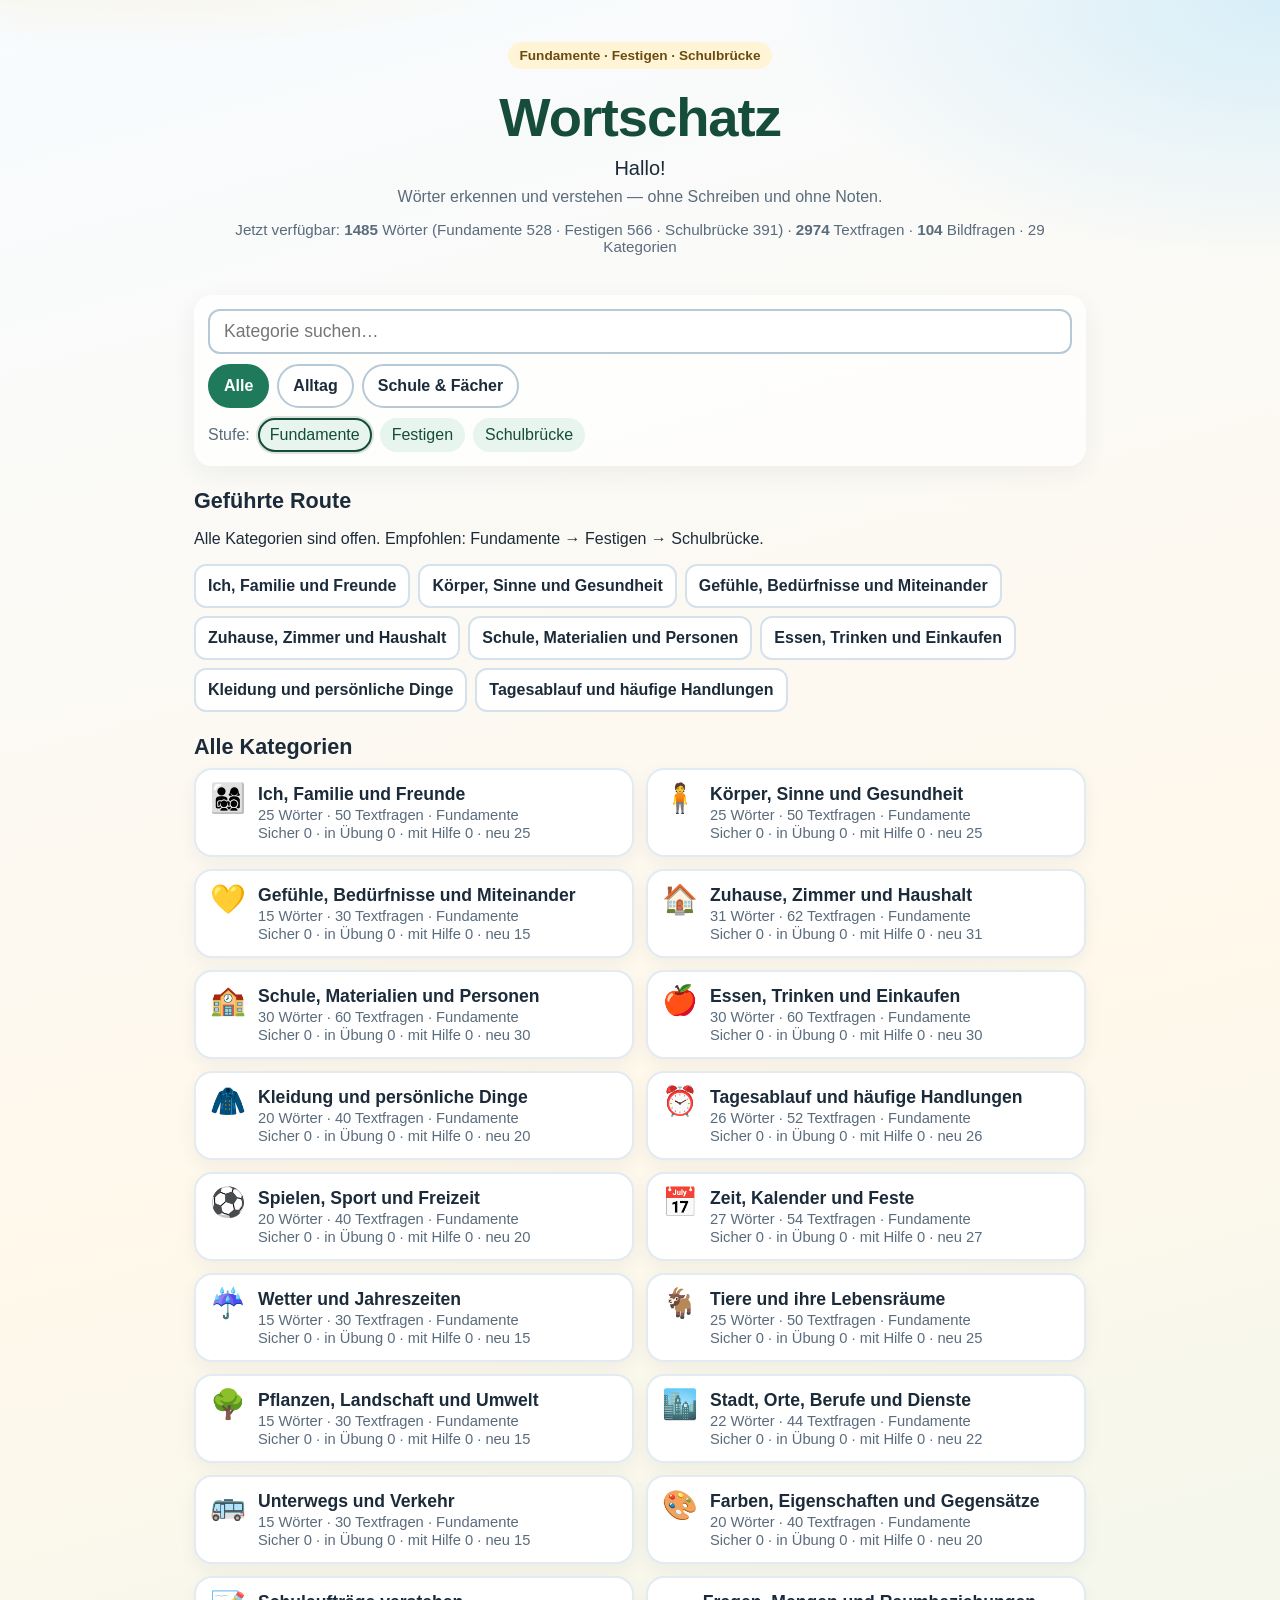
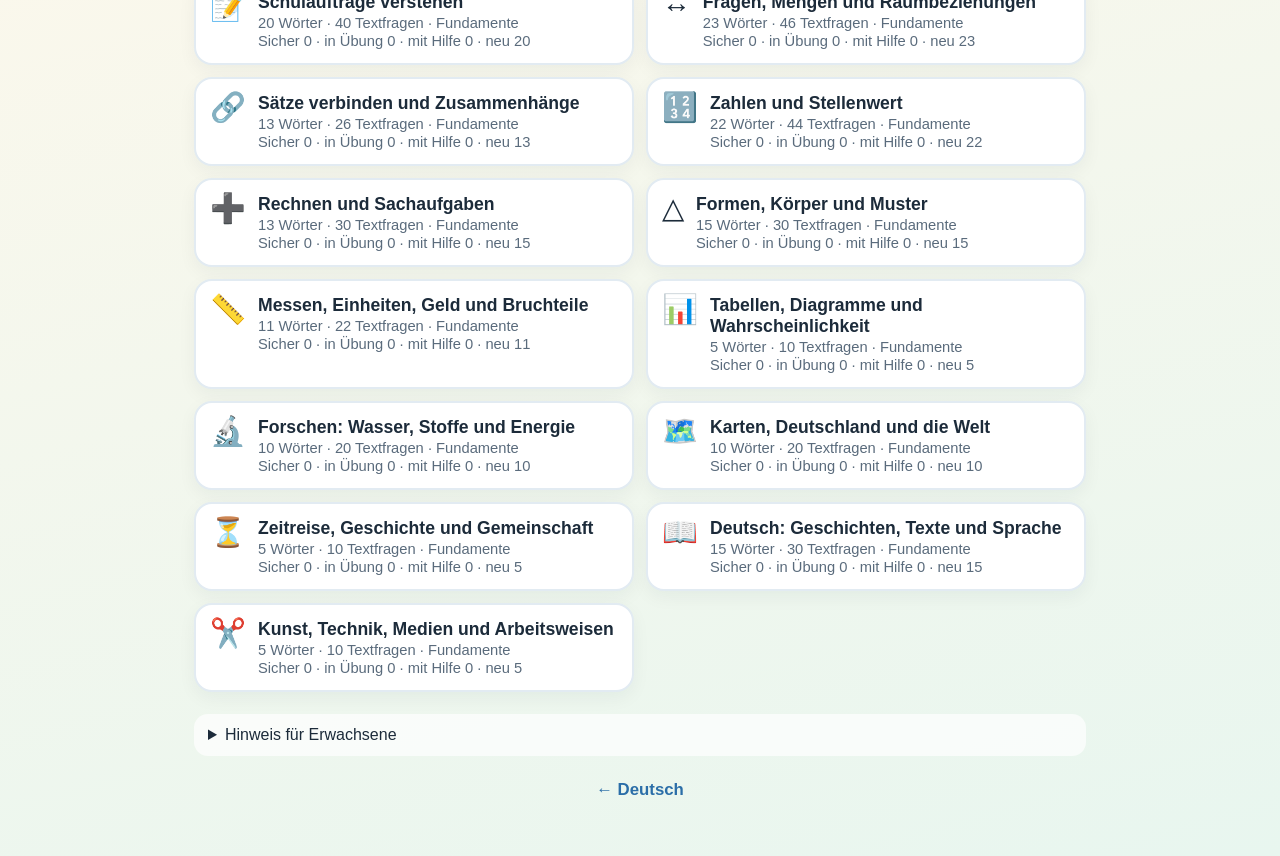
<file: index.html>
<!DOCTYPE html>
<html lang="de">
<head>
  <meta charset="utf-8">
  <meta name="viewport" content="width=device-width, initial-scale=1">
  <meta name="color-scheme" content="light">
  <title>Wortschatz — Fundamente</title>
  <link rel="icon" href="assets/favicon.svg" type="image/svg+xml">
  <link rel="stylesheet" href="assets/css/wortschatz.css?v=1.2.1">
</head>
<body class="wz-body">
  <div class="wz-wrap" id="wzHub"></div>
  <script src="assets/js/config.js?v=1.2.1"></script>
  <script src="assets/js/progress.js?v=1.2.1"></script>
  <script src="assets/js/speech.js?v=1.2.1"></script>
  <script src="assets/js/scenes.js?v=1.2.1"></script>
  <script src="assets/js/data.js?v=1.2.1"></script>
  <script src="assets/js/hub.js?v=1.2.1"></script>
</body>
</html>
</file>
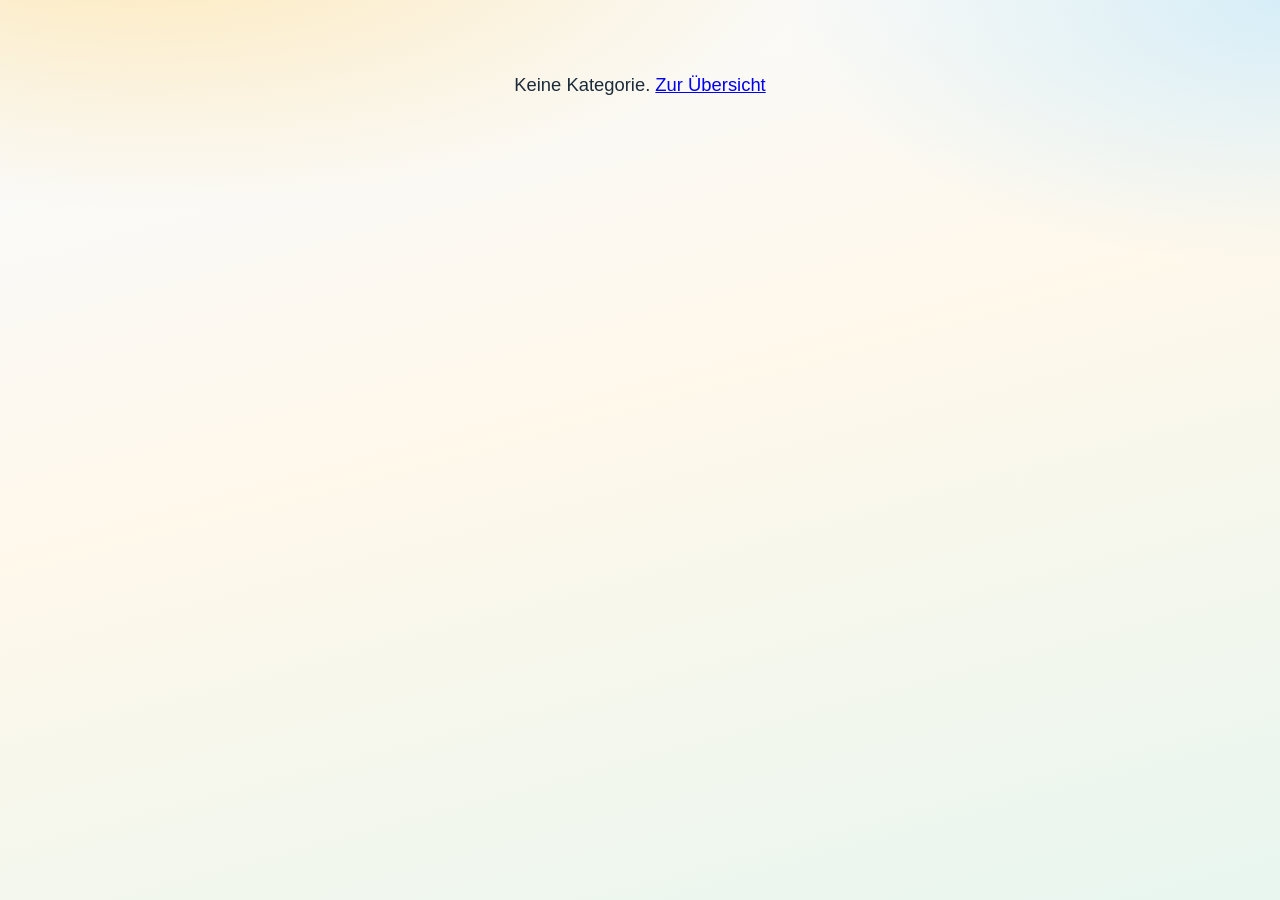
<file: spielen.html>
<!DOCTYPE html>
<html lang="de">
<head>
  <meta charset="utf-8">
  <meta name="viewport" content="width=device-width, initial-scale=1">
  <meta name="color-scheme" content="light">
  <title>Wortschatz spielen</title>
  <link rel="icon" href="assets/favicon.svg" type="image/svg+xml">
  <link rel="stylesheet" href="assets/css/wortschatz.css?v=1.2.1">
</head>
<body class="wz-body">
  <div class="wz-wrap" id="wzApp"></div>
  <script src="assets/js/config.js?v=1.2.1"></script>
  <script src="assets/js/progress.js?v=1.2.1"></script>
  <script src="assets/js/speech.js?v=1.2.1"></script>
  <script src="assets/js/scenes.js?v=1.2.1"></script>
  <script src="assets/js/data.js?v=1.2.1"></script>
  <script src="assets/js/engine.js?v=1.2.1"></script>
  <script>
    WortschatzEngine.start(document.getElementById('wzApp'));
  </script>
</body>
</html>
</file>
<file: assets/css/wortschatz.css>
:root {
  --wz-ink: #1c2b3a;
  --wz-muted: #5a6b7c;
  --wz-paper: #fffdf8;
  --wz-card: #ffffff;
  --wz-accent: #1f7a5c;
  --wz-accent-2: #c45c26;
  --wz-sky: #d7eef8;
  --wz-sun: #ffe7b3;
  --wz-ok: #1f7a5c;
  --wz-bad: #b33a3a;
  --wz-assist: #8a6d1b;
  --wz-radius: 18px;
  --wz-touch: 44px;
  --wz-font: "Segoe UI", "Trebuchet MS", "Noto Sans", sans-serif;
  --wz-display: "Trebuchet MS", "Segoe UI", sans-serif;
}

* { box-sizing: border-box; }
html { -webkit-text-size-adjust: 100%; }
body.wz-body {
  margin: 0;
  font-family: var(--wz-font);
  color: var(--wz-ink);
  background:
    radial-gradient(1200px 500px at 10% -10%, var(--wz-sun), transparent 60%),
    radial-gradient(900px 480px at 100% 0%, var(--wz-sky), transparent 55%),
    linear-gradient(165deg, #f7fbff 0%, #fff8eb 45%, #e8f6ef 100%);
  min-height: 100vh;
}
.wz-wrap { max-width: 920px; margin: 0 auto; padding: 16px 14px 40px; }

.visually-hidden {
  position: absolute !important;
  height: 1px; width: 1px;
  overflow: hidden; clip: rect(1px, 1px, 1px, 1px);
  white-space: nowrap;
}

.wz-hero { text-align: center; padding: 12px 8px 8px; }
.wz-brand {
  font-family: var(--wz-display);
  font-size: clamp(2.2rem, 8vw, 3.4rem);
  margin: 4px 0 8px;
  letter-spacing: -0.02em;
  color: #154c3a;
}
.wz-draft {
  display: inline-block;
  background: #fff4d6;
  color: #6a4b10;
  border-radius: 999px;
  padding: 6px 12px;
  font-size: 0.85rem;
  font-weight: 700;
}
.wz-hello { font-size: 1.25rem; margin: 8px 0; }
.wz-lead { color: var(--wz-muted); margin: 0 auto 8px; max-width: 34rem; }
.wz-counts { font-size: 0.95rem; color: var(--wz-muted); }

.wz-controls {
  background: rgba(255,255,255,0.75);
  border-radius: var(--wz-radius);
  padding: 14px;
  margin: 16px 0;
  box-shadow: 0 8px 24px rgba(28,43,58,0.06);
}
.wz-search-wrap input {
  width: 100%;
  min-height: var(--wz-touch);
  font-size: 1.1rem;
  border: 2px solid #b7c9d6;
  border-radius: 12px;
  padding: 10px 14px;
  background: #fff;
}
.wz-filters { display: flex; flex-wrap: wrap; gap: 8px; margin-top: 10px; }
.wz-chip, .wz-btn, .wz-choice, .wz-door {
  min-height: var(--wz-touch);
  font: inherit;
  cursor: pointer;
}
.wz-chip {
  border: 2px solid #b7c9d6;
  background: #fff;
  border-radius: 999px;
  padding: 8px 14px;
  font-weight: 700;
  color: var(--wz-ink);
}
.wz-chip.is-on { background: var(--wz-accent); color: #fff; border-color: var(--wz-accent); }
.wz-level-row { margin-top: 10px; color: var(--wz-muted); display: flex; flex-wrap: wrap; gap: 8px; align-items: center; }
.wz-pill {
  display: inline-block;
  padding: 6px 10px;
  border-radius: 999px;
  background: #e7f5ee;
  color: #154c3a;
  font-weight: 700;
  font-size: 0.9rem;
}
.wz-pill.is-soon { background: #eee; color: #777; font-weight: 600; }
.wz-level-chip {
  border: 2px solid transparent;
  cursor: pointer;
  font: inherit;
}
.wz-level-chip.is-selected {
  border-color: #154c3a;
  box-shadow: 0 0 0 2px rgba(21, 76, 58, 0.15);
}

.wz-route, .wz-doors, .wz-adult { margin: 22px 0; }
.wz-route h2, .wz-doors h2 { font-size: 1.35rem; margin-bottom: 8px; }
.wz-route-list { display: flex; flex-wrap: wrap; gap: 8px; list-style: none; padding: 0; margin: 0; }
.wz-route-list li a {
  display: inline-flex; align-items: center;
  min-height: var(--wz-touch);
  padding: 8px 12px;
  background: #fff;
  border-radius: 12px;
  text-decoration: none;
  color: var(--wz-ink);
  border: 2px solid #d5e2ec;
  font-weight: 650;
}

.wz-door-grid {
  display: grid;
  grid-template-columns: 1fr;
  gap: 12px;
}
@media (min-width: 640px) {
  .wz-door-grid { grid-template-columns: 1fr 1fr; }
}
.wz-door {
  display: flex;
  gap: 12px;
  align-items: flex-start;
  text-decoration: none;
  color: inherit;
  background: var(--wz-card);
  border-radius: var(--wz-radius);
  padding: 14px;
  border: 2px solid #e2ebf2;
  box-shadow: 0 6px 18px rgba(28,43,58,0.05);
  transition: transform 0.15s ease, border-color 0.15s ease;
}
.wz-door:hover, .wz-door:focus-visible {
  transform: translateY(-2px);
  border-color: var(--wz-accent);
  outline: none;
}
.wz-door-emoji { font-size: 1.8rem; line-height: 1; }
.wz-door-title { display: block; font-weight: 800; font-size: 1.1rem; }
.wz-door-meta, .wz-door-prog { display: block; color: var(--wz-muted); font-size: 0.92rem; margin-top: 2px; }

.wz-adult details {
  background: rgba(255,255,255,0.7);
  border-radius: 14px;
  padding: 12px 14px;
}
.wz-adult-body { color: var(--wz-muted); font-size: 0.95rem; }
.wz-footer-nav { text-align: center; margin-top: 24px; }
.wz-footer-nav a { color: #2b6ea8; font-weight: 700; text-decoration: none; font-size: 1.05rem; }

/* Game runtime */
.wz-top {
  display: flex; flex-wrap: wrap; gap: 10px; align-items: center;
  margin-bottom: 12px;
}
.wz-back {
  min-height: var(--wz-touch);
  display: inline-flex; align-items: center;
  padding: 8px 12px;
  text-decoration: none;
  color: #2b6ea8;
  font-weight: 700;
  border-radius: 12px;
  background: rgba(255,255,255,0.7);
}
.wz-cat-title { margin: 0; font-size: 1.35rem; }
.wz-cat-sub { margin: 2px 0 0; color: var(--wz-muted); }
.wz-progress-mini {
  margin-left: auto;
  background: #fff;
  border-radius: 999px;
  padding: 8px 12px;
  font-weight: 800;
  border: 2px solid #d5e2ec;
}
.wz-card {
  background: var(--wz-card);
  border-radius: 22px;
  padding: 18px 16px;
  box-shadow: 0 10px 28px rgba(28,43,58,0.08);
  border: 2px solid #e8eef4;
}
.wz-mode-label {
  display: inline-block;
  background: #e7f5ee;
  color: #154c3a;
  font-weight: 800;
  font-size: 0.85rem;
  padding: 6px 10px;
  border-radius: 999px;
  margin: 0 0 10px;
}
.wz-lemma { font-size: clamp(1.8rem, 6vw, 2.4rem); font-weight: 900; margin: 8px 0; color: #154c3a; }
.wz-grammar { font-size: 1.1rem; font-weight: 700; color: #3d5a6c; }
.wz-def { font-size: 1.2rem; line-height: 1.45; margin: 12px 0 6px; }
.wz-example { font-size: 1.12rem; line-height: 1.4; color: var(--wz-muted); font-style: italic; }
.wz-prompt { font-size: 1.2rem; line-height: 1.35; margin: 0 0 10px; }
.wz-stimulus {
  background: #f4f8fb;
  border-radius: 14px;
  padding: 12px 14px;
  font-size: 1.15rem;
  line-height: 1.45;
  margin-bottom: 12px;
  border: 2px solid #d9e6f0;
}
.wz-scene, .wz-choice-scene {
  background: #f8fafc;
  border-radius: 12px;
  padding: 6px;
  border: 2px solid #d9e6f0;
  margin: 8px 0;
}
.wz-stim-scene {
  max-width: 280px;
  margin-left: auto;
  margin-right: auto;
}
.wz-choices {
  display: grid;
  gap: 10px;
  grid-template-columns: 1fr;
}
/* Compact compare grid for scene/image options (3 choices → 2+1) */
.wz-choices.wz-choices--scenes {
  grid-template-columns: repeat(2, minmax(0, 1fr));
  gap: 8px;
  align-items: stretch;
}
.wz-choices.wz-choices--scenes .wz-choice {
  min-height: var(--wz-touch);
  padding: 6px;
  display: flex;
  flex-direction: column;
  justify-content: center;
  text-align: center;
}
.wz-choices.wz-choices--scenes .wz-choice:last-child:nth-child(odd) {
  grid-column: 1 / -1;
  max-width: 50%;
  justify-self: center;
  width: 100%;
}
.wz-choices.wz-choices--scenes .wz-choice-scene {
  margin: 0;
  padding: 4px;
  border-width: 1px;
  flex: 1;
}
.wz-choices.wz-choices--scenes .wz-choice-scene svg {
  width: 100%;
  height: auto;
  max-height: 118px;
}
.wz-choice {
  text-align: left;
  width: 100%;
  border: 3px solid #c9d7e4;
  background: #fff;
  border-radius: 16px;
  padding: 12px 14px;
  font-size: 1.15rem;
  font-weight: 700;
  color: var(--wz-ink);
  min-height: var(--wz-touch);
}
.wz-choice[aria-pressed="true"] { border-color: #2b6ea8; background: #eaf4ff; }
.wz-choice.is-correct {
  border-color: var(--wz-ok);
  background: #e5f7ee;
  box-shadow: inset 0 0 0 2px var(--wz-ok);
}
.wz-choice.is-wrong {
  border-color: var(--wz-bad);
  background: #fdecec;
  box-shadow: inset 0 0 0 2px var(--wz-bad);
}
.wz-choice:focus-visible, .wz-btn:focus-visible, .wz-chip:focus-visible, .wz-back:focus-visible {
  outline: 3px solid #2b6ea8;
  outline-offset: 2px;
}
.wz-feedback {
  margin-top: 12px;
  padding: 12px;
  border-radius: 12px;
  font-weight: 700;
}
.wz-feedback.is-ok { background: #e5f7ee; color: #145c3f; }
.wz-feedback.is-bad { background: #fdecec; color: #7a2020; }
.wz-feedback.is-assist { background: #fff4d6; color: #6a4b10; }

.wz-actions {
  display: flex; flex-wrap: wrap; gap: 10px;
  margin-top: 14px;
}
.wz-btn {
  display: inline-flex; align-items: center; justify-content: center;
  border: 0;
  border-radius: 14px;
  padding: 12px 18px;
  font-weight: 800;
  font-size: 1.1rem;
  text-decoration: none;
  color: #fff;
}
.wz-btn-primary { background: var(--wz-accent); }
.wz-btn-secondary { background: #2b6ea8; }
.wz-btn-ghost { background: #8a94a8; }
.wz-btn:disabled { opacity: 0.5; cursor: not-allowed; }

.wz-help-panel { margin-top: 10px; }
.wz-help-box {
  background: #fff8e8;
  border: 2px solid #e6d2a0;
  border-radius: 14px;
  padding: 12px 14px;
}
.wz-help-warn { color: #8a6d1b; font-size: 0.92rem; }
.wz-voice-note { color: var(--wz-muted); font-size: 0.95rem; }
.wz-stats { padding-left: 1.1rem; font-size: 1.05rem; }
.wz-note { color: var(--wz-muted); font-size: 0.95rem; }
.wz-loading, .wz-error { text-align: center; padding: 40px 12px; font-size: 1.15rem; }

@media (max-width: 420px) {
  .wz-wrap { padding: 10px 10px 28px; }
  .wz-card { padding: 12px 10px; }
  .wz-choices.wz-choices--scenes {
    gap: 6px;
  }
  .wz-choices.wz-choices--scenes .wz-choice-scene svg {
    max-height: 100px;
  }
  .wz-stim-scene {
    max-width: 220px;
  }
  .wz-def, .wz-stimulus { font-size: 1.08rem; }
}

@media (prefers-reduced-motion: reduce) {
  .wz-door { transition: none; }
  .wz-door:hover { transform: none; }
}

/* 1.2.1: study card picture stays compact on tablets so "Weiter" and "Hilfe" stay visible */
.wz-study .wz-scene {
  max-width: 300px;
  margin-left: auto;
  margin-right: auto;
}
.wz-study .wz-scene svg { max-height: 34vh; }
/* 1.2.1: action buttons stay reachable at the bottom of the screen */
.wz-actions {
  position: sticky;
  bottom: 0;
  z-index: 5;
  padding: 10px 0 12px;
  background: linear-gradient(180deg, rgba(255, 253, 248, 0) 0%, rgba(255, 253, 248, 0.96) 30%);
}
</file>
